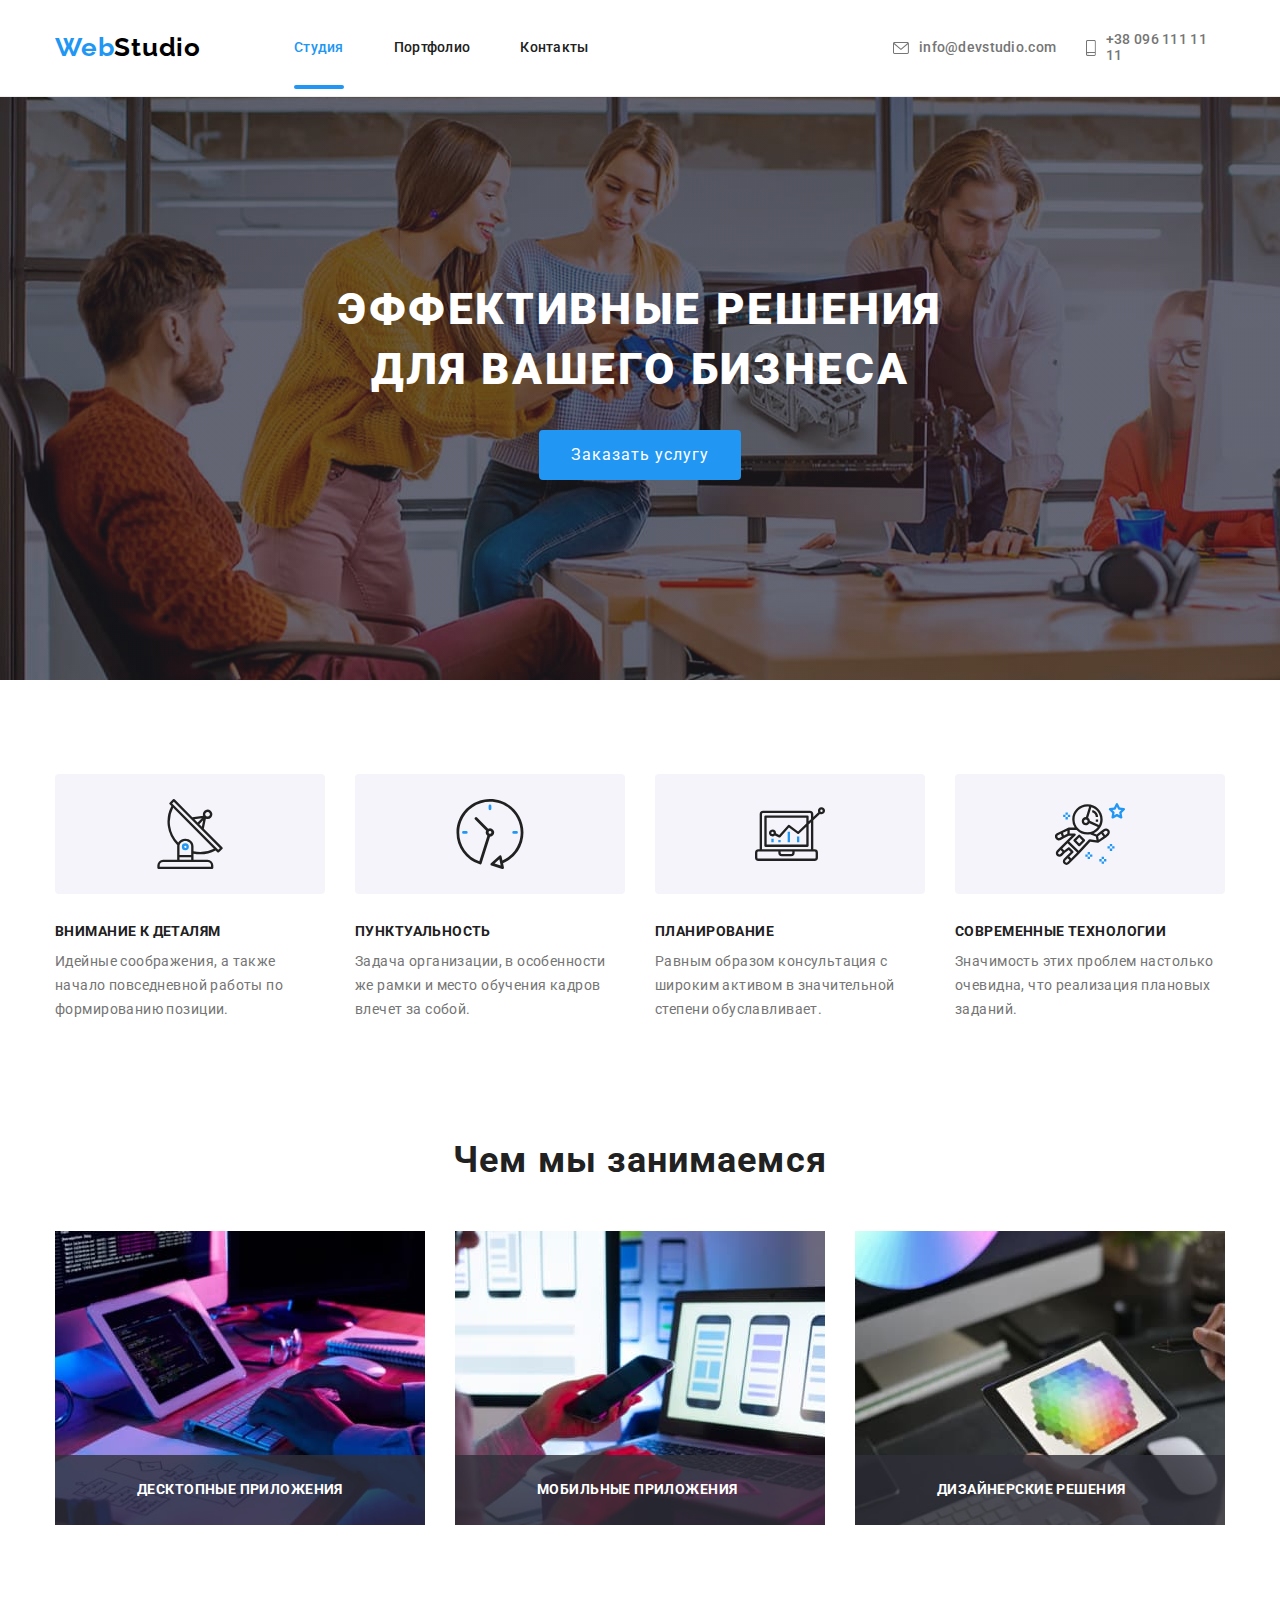
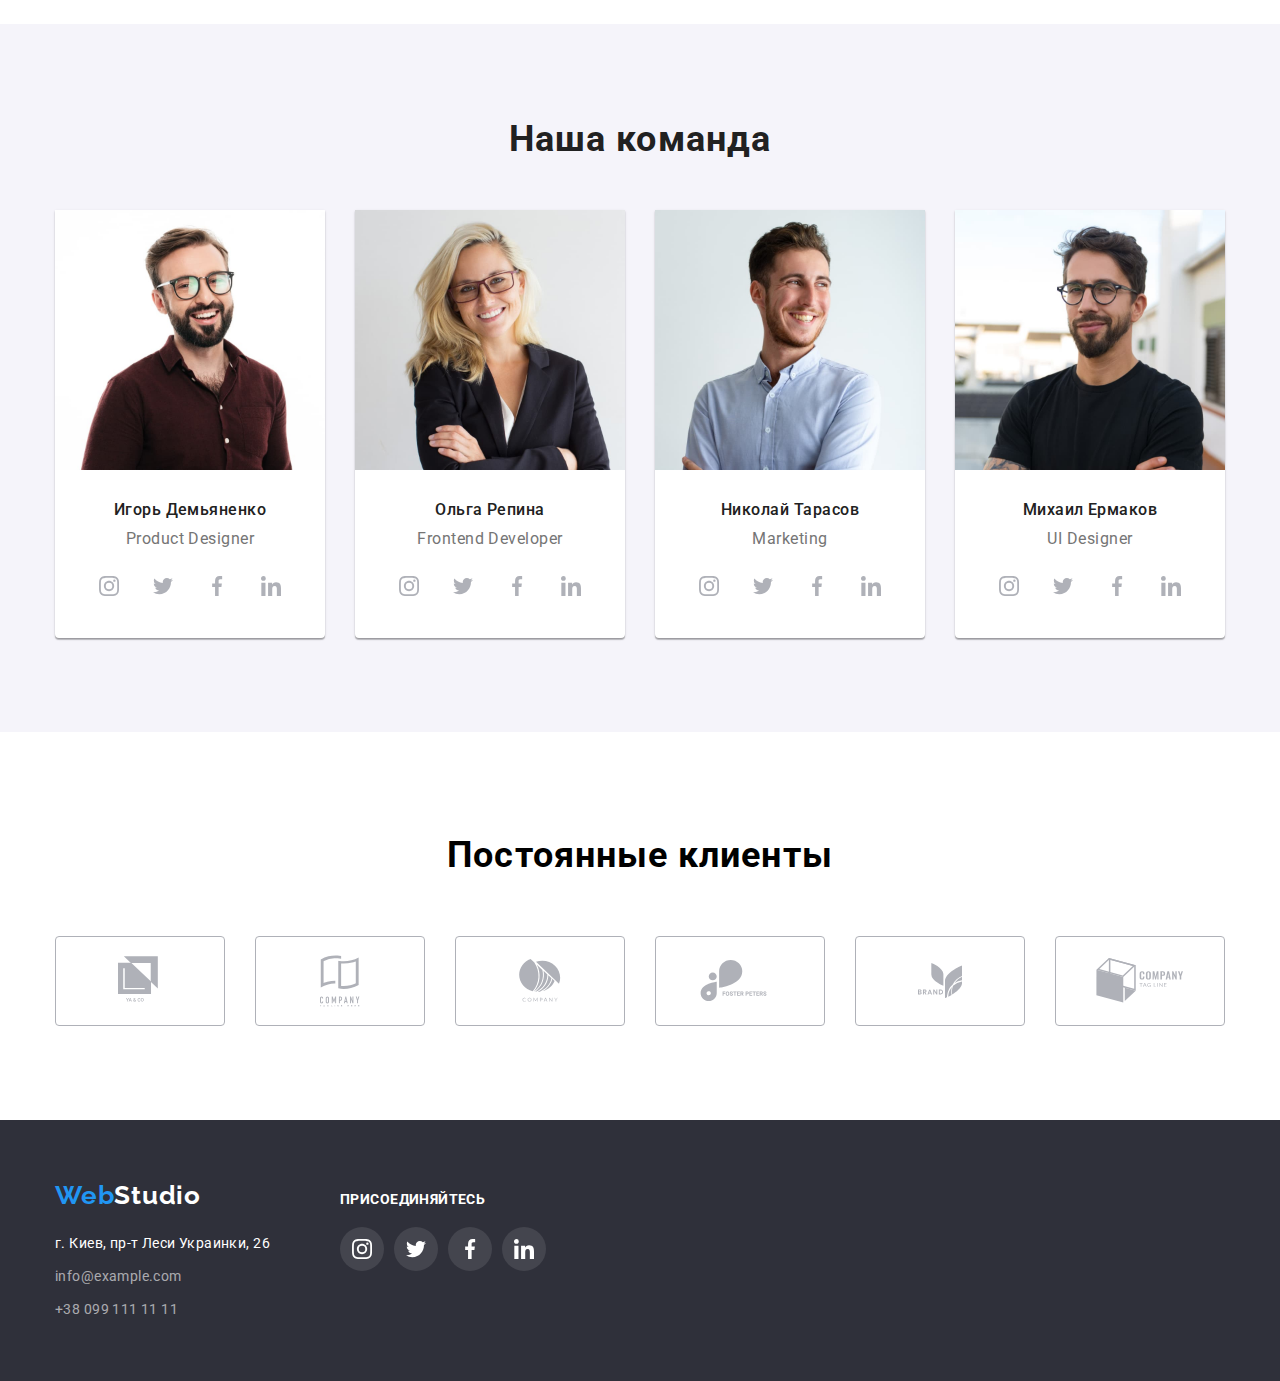
<file: index.html>
<!DOCTYPE html>
<html lang="en">
<head>
    <meta charset="UTF-8">
    <meta name="viewport" content="width=device-width, initial-scale=1.0">
    <title>WebStudio</title>
    <link rel="stylesheet" href="./css/normalize.css">
    <link rel="preconnect" href="https://fonts.gstatic.com">
    <link href="https://fonts.googleapis.com/css2?family=Raleway:wght@700&family=Roboto:wght@400;500;700;900&display=swap" rel="stylesheet">
    <link rel="stylesheet" href="./css/common.css">
    <link rel="stylesheet" href="./css/variables.css">
    <link rel="stylesheet" href="./css/main.css">
</head>
<body>
    <!-- Шапка сайта -->
    <header class="header">
        <div class="container">
            <nav class="nav">
                <a href="./index.html" class="nav-logo"><span class="colortext">Web</span>Studio</a>
                <ul class="nav-links">
                    <li><a href="./index.html" class="nav-link current">Студия</a></li>
                    <li><a href="./portfolio.html" class="nav-link">Портфолио</a></li>
                    <li><a href="" class="nav-link">Контакты</a></li>
                </ul>
                <ul class="nav-contact">
                    <li class="list-contact"><a href="mailto:info@devstudio.com" class="nav-link"><svg class="contact-svg" width="16" height="12"><use href="./images/icons.svg#email"></use></svg>info@devstudio.com</a></li>
                    <li class="list-contact"><a href="tel:+380961111111" class="nav-link"><svg class="contact-svg" width="10" height="16"><use href="./images/icons.svg#phone"></use>
                    </svg>+38 096 111 11 11</a></li>
                </ul>
            </nav>
        </div>
    </header>
    <main>
        <!-- Герой -->
        <section class="hero-studio">
            <div class="hero container">
                <h1 class="title-hero">Эффективные решения <br> для вашего бизнеса</h1>
                <button class="hero-button" type="button" data-modal-open>Заказать услугу</button>
            </div>
        </section> 
        <!-- Особенности -->
        <section class="features">
            <div class="container">
                <h2 class="visually-hidden"></h2>
                <ul class="list-features">
                    <li class="features-card">
                        <div class="features-thumb">
                            <svg class="features-svg" width="70" height="70">
                                <use href="./images/icons.svg#antenna"></use>
                            </svg>
                        </div>
                        <h3 class="features-title">Внимание к деталям</h3>
                        <p class="features-text">
                        <pre class="features-pre">
Идейные соображения, а также 
начало повседневной работы по
формированию позиции.
                        </pre></p>
                    </li>
                    <li class="features-card">
                        <div class="features-thumb">
                            <svg class="features-svg" width="70" height="70">
                                <use href="./images/icons.svg#clock"></use>
                            </svg>
                        </div>
                        <h3 class="features-title">Пунктуальность</h3>
                        <p class="features-text">
                        <pre class="features-pre">
Задача организации, в особенности
же рамки и место обучения кадров
влечет за собой.
                        </pre></p>
                    </li>
                    <li class="features-card">
                        <div class="features-thumb">
                            <svg class="features-svg" width="70" height="70">
                                <use href="./images/icons.svg#diagram"></use>
                            </svg>
                        </div>
                        <h3 class="features-title">Планирование</h3>
                        <p class="features-text">
                        <pre class="features-pre">
Равным образом консультация с
широким активом в значительной
степени обуславливает.
                        </pre></p>
                    </li>
                    <li class="features-card">
                        <div class="features-thumb">
                            <svg class="features-svg" width="70" height="70">
                                <use href="./images/icons.svg#astronaut"></use>
                            </svg>
                        </div>
                        <h3 class="features-title">Современные технологии</h3>
                        <p class="features-text">
                        <pre class="features-pre">
Значимость этих проблем настолько
очевидна, что реализация плановых
заданий.
                        </pre></p>
                    </li>
                </ul>
            </div>
        </section>
        <!-- Чем занимаемся -->
        <section class="passion">
            <div class="container">
                <h2 class="passion-title">Чем мы занимаемся</h2>
            <ul class="passion-list">
                <li class="passion-item">
                    <div class="passion-picture">
                        <img src="images/picture1.jpg" alt="Десктопные приложения">
                        <div class="passion-text">
                            <p>Десктопные приложения</p>
                        </div>
                   </div>
                </li>


                <li class="passion-item">
                    <div class="passion-picture">
                        <img src="images/picture2.jpg" alt="Мобильные приложения">
                        <div class="passion-text">
                            <p>Мобильные приложения</p>
                        </div>
                   </div>
                </li>
                <li class="passion-item">
                    <div class="passion-picture">
                        <img src="images/picture3.jpg" alt="Дизайнерские решения">
                        <div class="passion-text">
                            <p>Дизайнерские решения</p>
                        </div>
                   </div>
                </li>
            </ul>
            </div>
        </section>
        <!-- Команда -->
        <section class="team">
            <div class="container">
                <h2 class="team-title">Наша команда</h2>
            <ul class="team-list">
                <li class="worker-card">
                    <div class="worker-thumb">
                        <img src="images/photo1.jpg" alt="Фото учасника команды">
                    </div>
                    <div class="worker-content">
                        <h3 class="worker-name">Игорь Демьяненко</h3>
                        <p class="worker-position">Product Designer</p>
                        <ul class="team-link">
                            <li class="team-link-menu">
                                <a class="team-link-item" href="">
                                    <svg class="team-link-svg" width="20" height="20">
                                        <use href="./images/icons.svg#instagram">
                                        </use>
                                    </svg>
                                </a>
                            </li>
                            <li class="team-link-menu">
                                <a class="team-link-item" href="">
                                    <svg class="team-link-svg" width="20" height="20">
                                        <use href="./images/icons.svg#twitter">
                                        </use>
                                    </svg>
                                </a>
                            </li>
                            <li class="team-link-menu">
                                <a class="team-link-item" href="">
                                    <svg class="team-link-svg" width="20" height="20">
                                        <use href="./images/icons.svg#facebook">
                                        </use>
                                    </svg>
                                </a>
                            </li>
                            <li class="team-link-menu">
                                <a class="team-link-item" href="">
                                    <svg class="team-link-svg" width="20" height="20">
                                        <use href="./images/icons.svg#linkedin">
                                        </use>
                                    </svg>
                                </a>
                            </li>
                        </ul>
                    </div>
                </li>
                <li class="worker-card">
                    <div class="worker-thumb">
                        <img src="images/photo2.jpg" alt="Фото учасника команды">
                    </div>
                    <div class="worker-content">
                        <h3 class="worker-name">Ольга Репина</h3>
                        <p class="worker-position">Frontend Developer</p>
                        <ul class="team-link">
                            <li class="team-link-menu">
                                <a class="team-link-item" href="">
                                    <svg class="team-link-svg" width="20" height="20">
                                        <use href="./images/icons.svg#instagram">
                                        </use>
                                    </svg>
                                </a>
                            </li>
                            <li class="team-link-menu">
                                <a class="team-link-item" href="">
                                    <svg class="team-link-svg" width="20" height="20">
                                        <use href="./images/icons.svg#twitter">
                                        </use>
                                    </svg>
                                </a>
                            </li>
                            <li class="team-link-menu">
                                <a class="team-link-item" href="">
                                    <svg class="team-link-svg" width="20" height="20">
                                        <use href="./images/icons.svg#facebook">
                                        </use>
                                    </svg>
                                </a>
                            </li>
                            <li class="team-link-menu">
                                <a class="team-link-item" href="">
                                    <svg class="team-link-svg" width="20" height="20">
                                        <use href="./images/icons.svg#linkedin">
                                        </use>
                                    </svg>
                                </a>
                            </li>
                        </ul>
                    </div>
                </li>
                <li class="worker-card">
                    <div class="worker-thumb">
                        <img src="images/photo3.jpg" alt="Фото учасника команды">
                    </div>
                    <div class="worker-content">
                        <h3 class="worker-name">Николай Тарасов</h3>
                        <p class="worker-position">Marketing</p>
                        <ul class="team-link">
                            <li class="team-link-menu">
                                <a class="team-link-item" href="">
                                    <svg class="team-link-svg" width="20" height="20">
                                        <use href="./images/icons.svg#instagram">
                                        </use>
                                    </svg>
                                </a>
                            </li>
                            <li class="team-link-menu">
                                <a class="team-link-item" href="">
                                    <svg class="team-link-svg" width="20" height="20">
                                        <use href="./images/icons.svg#twitter">
                                        </use>
                                    </svg>
                                </a>
                            </li>
                            <li class="team-link-menu">
                                <a class="team-link-item" href="">
                                    <svg class="team-link-svg" width="20" height="20">
                                        <use href="./images/icons.svg#facebook">
                                        </use>
                                    </svg>
                                </a>
                            </li>
                            <li class="team-link-menu">
                                <a class="team-link-item" href="">
                                    <svg class="team-link-svg" width="20" height="20">
                                        <use href="./images/icons.svg#linkedin">
                                        </use>
                                    </svg>
                                </a>
                            </li>
                        </ul>
                    </div>                
                </li>
                <li class="worker-card">
                    <div class="worker-thumb">
                        <img src="images/photo4.jpg" alt="Фото учасника команды">
                    </div>
                    <div class="worker-content">
                        <h3 class="worker-name">Михаил Ермаков</h3>
                        <p class="worker-position">UI Designer</p>
                        <ul class="team-link">
                            <li class="team-link-menu">
                                <a class="team-link-item" href="">
                                    <svg class="team-link-svg" width="20" height="20">
                                        <use href="./images/icons.svg#instagram">
                                        </use>
                                    </svg>
                                </a>
                            </li>
                            <li class="team-link-menu">
                                <a class="team-link-item" href="">
                                    <svg class="team-link-svg" width="20" height="20">
                                        <use href="./images/icons.svg#twitter">
                                        </use>
                                    </svg>
                                </a>
                            </li>
                            <li class="team-link-menu">
                                <a class="team-link-item" href="">
                                    <svg class="team-link-svg" width="20" height="20">
                                        <use href="./images/icons.svg#facebook">
                                        </use>
                                    </svg>
                                </a>
                            </li>
                            <li class="team-link-menu">
                                <a class="team-link-item" href="">
                                    <svg class="team-link-svg" width="20" height="20">
                                        <use href="./images/icons.svg#linkedin">
                                        </use>
                                    </svg>
                                </a>
                            </li>
                        </ul>
                    </div>
                </li>
            </ul>
            </div>
        </section>
        <section class="clients-main">
            <div class="clients container">
                <h2 class="title-clients">Постоянные клиенты</h2>
            <ul class="clients-name">
                <li class="clients-item">
                    <a class="clients-link" href="">
                        <svg class="clients-logo" width="44" height="49">
                            <use href="./images/icons.svg#logo1"></use>
                        </svg>
                    </a>
                </li>
                <li class="clients-item">
                    <a class="clients-link" href="">
                        <svg class="clients-logo" width="40" height="52">
                            <use href="./images/icons.svg#logo2"></use>
                        </svg>
                    </a>
                </li>
                <li class="clients-item">
                    <a class="clients-link" href="">
                        <svg class="clients-logo" width="42" height="43">
                            <use href="./images/icons.svg#logo3"></use>
                        </svg>
                    </a>
                </li>
                <li class="clients-item">
                    <a class="clients-link" href="">
                        <svg class="clients-logo" width="80" height="42">
                            <use href="./images/icons.svg#logo4"></use>
                        </svg>
                    </a>
                </li>
                <li class="clients-item">
                    <a class="clients-link" href="">
                        <svg class="clients-logo" width="44" height="49">
                            <use href="./images/icons.svg#logo5"></use>
                        </svg>
                    </a>
                </li>
                <li class="clients-item">
                    <a class="clients-link" href="">
                        <svg class="clients-logo" width="88" height="45">
                            <use href="./images/icons.svg#logo6"></use>
                        </svg>
                    </a>
                </li>
            </ul>
             </div>
        </section>
    </main>
    <!-- Футер -->
    <footer class="footer-main">
        <div class="footer container">
            <div class="footer-first">
                <address class="address">
                    <a href="./index.html" class="address-logo"><span class="colortext">Web</span><span class="colorstudio">Studio</span></a>
                    <p class="address-text">г. Киев, пр-т Леси Украинки, 26</p> 
                    <p class="contacts"><a href="mailto:info@example.com" class="address-contact mail">info@example.com</a></p>
                    <p class="contacts"><a href="tel:+380991111111" class="address-contact telephone">+38 099 111 11 11</a></p>
                </address>
            </div>
       

            <div class="footer-second">
                <h3 class="footer-second-title">присоединяйтесь</h3>
                <ul class="footer-second-name">
                    <li class="footer-second-menu">
                        <a class="footer-second-item" href="#">
                            <svg class="footer-second-svg">
                                <use href="./images/icons.svg#instagram">
                                </use>
                            </svg>
                        </a>
                    </li>
                    <li class="footer-second-menu">
                        <a class="footer-second-item" href="#">
                            <svg class="footer-second-svg">
                                <use href="./images/icons.svg#twitter">
                                </use>
                            </svg>
                        </a>
                    </li>
                    <li class="footer-second-menu">
                        <a class="footer-second-item" href="#">
                            <svg class="footer-second-svg">
                                <use href="./images/icons.svg#facebook">
                                </use>
                            </svg>
                        </a>
                    </li>
                    <li class="footer-second-menu">
                        <a class="footer-second-item" href="#">
                            <svg class="footer-second-svg">
                                <use href="./images/icons.svg#linkedin">
                                </use>
                            </svg>
                        </a>
                    </li>
                </ul>
            </div>
        </div> 
    </footer>

    <div class="backdrop is-hidden" data-modal>
        <div class="hero-modal">
            <button class="hero-close" type="button" data-modal-close>
            <svg width="18" height="18">
                <use href="./images/icons.svg#close"></use>
            </svg>
            </button>
            <!-- <p>Lorem ipsum dolor sit amet, consectetur adipisicing elit. Maiores alias et esse non id impedit. Debitis impedit pariatur, amet, nihil possimus reprehenderit vero reiciendis deserunt ipsam itaque quia consectetur nobis quam qui dignissimos nulla veniam magni dicta nemo ex minima deleniti cumque esse? Praesentium doloribus facilis ipsam nisi inventore fugiat.</p> -->
        </div>
    </div>
    <!-- <script>
        const { height: pageHeaderHeight } = document
        .querySelector(".header")
        .getBoundingClientRect();
        
        document.body.style.paddingTop = '${pageHeaderHeight}px';
    </script> -->
    <script src="./js/modal.js"></script>
</body>
</html>
</file>
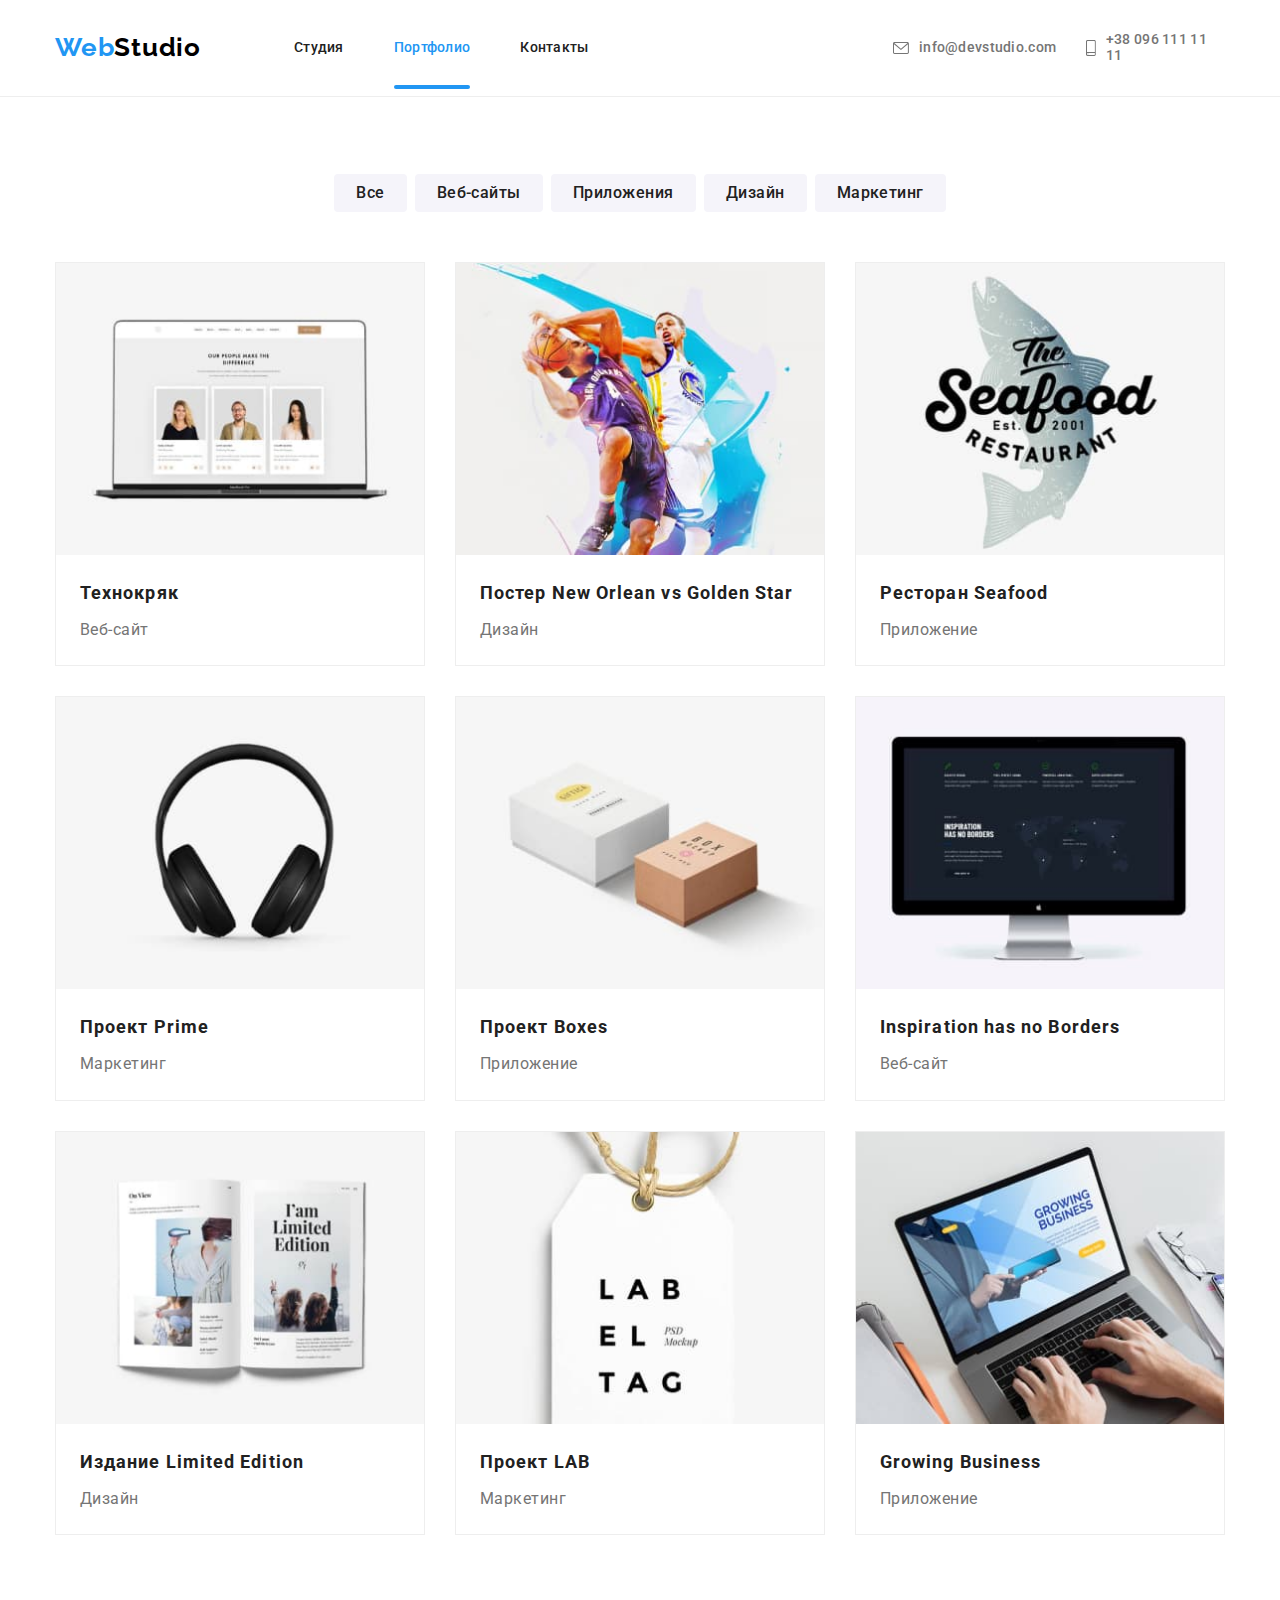
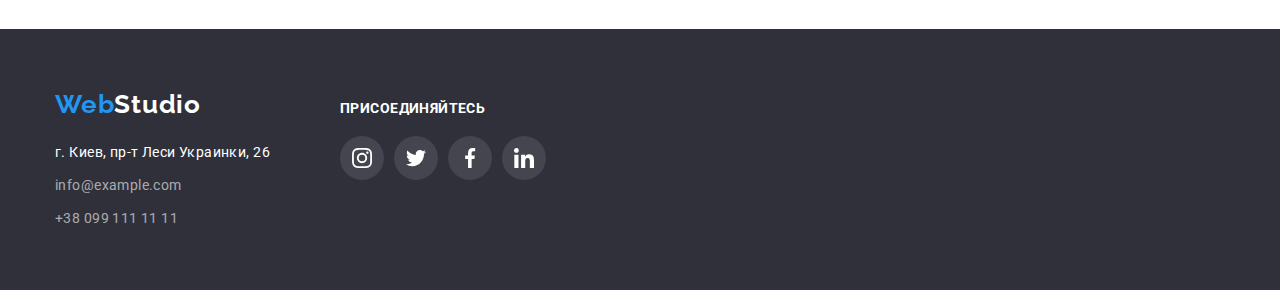
<file: portfolio.html>
<!DOCTYPE html>
<html lang="en">
<head>
    <meta charset="UTF-8">
    <meta name="viewport" content="width=device-width, initial-scale=1.0">
    <title>Portfolio</title>
    <link rel="stylesheet" href="./css/normalize.css">
    <link rel="preconnect" href="https://fonts.gstatic.com">
    <link href="https://fonts.googleapis.com/css2?family=Raleway:wght@700&family=Roboto:wght@400;500;700;900&display=swap" rel="stylesheet">
    <link rel="stylesheet" href="./css/common.css">
    <link rel="stylesheet" href="./css/variables.css">
    <link rel="stylesheet" href="./css/portfolio.css">
</head>
<body>
    <!-- Шапка сайта -->
    <header class="header">
        <div class="container">
            <nav class="nav">
                <a href="./index.html" class="nav-logo"><span class="colortext">Web</span>Studio</a>
                <ul class="nav-links">
                    <li><a href="./index.html" class="nav-link">Студия</a></li>
                    <li><a href="./portfolio.html" class="nav-link current">Портфолио</a></li>
                    <li><a href="" class="nav-link">Контакты</a></li>
                </ul>
                <ul class="nav-contact">
                    <li class="list-contact"><a href="mailto:info@devstudio.com" class="nav-link"><svg class="contact-svg" width="16" height="12"><use href="./images/icons.svg#email"></use></svg>info@devstudio.com</a></li>
                    <li class="list-contact"><a href="tel:+380961111111" class="nav-link"><svg class="contact-svg" width="10" height="16"><use href="./images/icons.svg#phone"></use>
                    </svg>+38 096 111 11 11</a></li>
                </ul>
            </nav>
        </div>
    </header>
    
    <!-- Основной контент -->
    <main>
        <section class="menu">
            <div class="container">
                <h1 class="visually-hidden">portfolio</h1>
            <ul class="menu-filter">
                <li><a href="" class="filter">Все</a></li>
                <li><a href="" class="filter">Веб-сайты</a></li>
                <li><a href="" class="filter">Приложения</a></li>
                <li><a href="" class="filter">Дизайн</a></li>
                <li><a href="" class="filter">Маркетинг</a></li>
             </ul>

             <ul class="poster">
                <li class="poster-list">
                    <a href="">
                        <div class="poster-thumb">
                            <div class="poster-picture">
                                <img src="images/port1.jpg" alt="Технокряк">
                                <div class="poster-text">
                                    <p class="text-overlay">Технокряк это современная площадка распространения коронавируса. Компании используют эту платформу для цифрового шпионажа и атак на защищённые сервера конкурентов.</p>
                                </div>
                            </div>
                            <div class="poster-pack">
                                <h3 class="poster-name">Технокряк</h3>
                                <p class="poster-type">Веб-сайт</p>
                            </div>
                        </div>
                    </a>
                </li>
                <li class="poster-list">
                    <a href="">
                        <div class="poster-thumb">
                            <div class="poster-picture">
                                <img src="images/port2.jpg" alt="Постер New Orlean vs Golden Star">
                                <div class="poster-text">
                                    <p class="text-overlay">Технокряк это современная площадка распространения коронавируса. Компании используют эту платформу для цифрового шпионажа и атак на защищённые сервера конкурентов.</p>
                                </div>
                            </div>
                            <div class="poster-pack">
                                <h3 class="poster-name">Постер New Orlean vs Golden Star</h3>
                                <p class="poster-type">Дизайн</p>
                            </div>
                        </div>
                    </a>
                </li>
                <li class="poster-list">
                    <a href="">
                        <div class="poster-thumb">
                            <div class="poster-picture">
                                <img src="images/port3.jpg" alt="Ресторан Seafood">
                                <div class="poster-text">
                                    <p class="text-overlay">Технокряк это современная площадка распространения коронавируса. Компании используют эту платформу для цифрового шпионажа и атак на защищённые сервера конкурентов.</p>
                                </div>
                            </div>
                            <div class="poster-pack">
                                <h3 class="poster-name">Ресторан Seafood</h3>
                                <p class="poster-type">Приложение</p>
                            </div>
                        </div>
                    </a>
                </li>
                <li class="poster-list">
                    <a href="">
                        <div class="poster-thumb">
                            <div class="poster-picture">
                                <img src="images/port4.jpg" alt="Проект Primed">
                                <div class="poster-text">
                                    <p class="text-overlay">Технокряк это современная площадка распространения коронавируса. Компании используют эту платформу для цифрового шпионажа и атак на защищённые сервера конкурентов.</p>
                                </div>
                            </div>
                            <div class="poster-pack">
                                <h3 class="poster-name">Проект Prime</h3>
                                <p class="poster-type">Маркетинг</p>
                            </div>
                        </div>
                    </a>
                </li>
                <li class="poster-list">
                    <a href="">
                        <div class="poster-thumb">
                            <div class="poster-picture">
                                <img src="images/port5.jpg" alt="Проект Boxes">
                                <div class="poster-text">
                                    <p class="text-overlay">Технокряк это современная площадка распространения коронавируса. Компании используют эту платформу для цифрового шпионажа и атак на защищённые сервера конкурентов.</p>
                                </div>
                            </div>
                            <div class="poster-pack">
                                <h3 class="poster-name">Проект Boxes</h3>
                                <p class="poster-type">Приложение</p>
                            </div>
                        </div>
                    </a>
                </li>
                <li class="poster-list">
                    <a href="">
                        <div class="poster-thumb">
                            <div class="poster-picture">
                                <img src="images/port6.jpg" alt="Inspiration has no Borders">
                            <div class="poster-text">
                                <p class="text-overlay">Технокряк это современная площадка распространения коронавируса. Компании используют эту платформу для цифрового шпионажа и атак на защищённые сервера конкурентов.</p>
                            </div>
                        </div>
                            <div class="poster-pack">
                                <h3 class="poster-name">Inspiration has no Borders</h3>
                                <p class="poster-type">Веб-сайт</p>
                            </div>
                        </div>
                    </a>
                </li>
                <li class="poster-list">
                    <a href="">
                        <div class="poster-thumb">
                            <div class="poster-picture">
                                <img src="images/port7.jpg" alt="Издание Limited Edition">
                                <div class="poster-text">
                                    <p class="text-overlay">Технокряк это современная площадка распространения коронавируса. Компании используют эту платформу для цифрового шпионажа и атак на защищённые сервера конкурентов.</p>
                                </div>
                            </div>
                            <div class="poster-pack">
                                <h3 class="poster-name">Издание Limited Edition</h3>
                                <p class="poster-type">Дизайн</p>
                            </div>
                        </div>
                    </a>
                </li>
                <li class="poster-list">
                    <a href="">
                        <div class="poster-thumb">
                            <div class="poster-picture">
                                <img src="images/port8.jpg" alt="Проект LAB">
                            <div class="poster-text">
                                <p class="text-overlay">Технокряк это современная площадка распространения коронавируса. Компании используют эту платформу для цифрового шпионажа и атак на защищённые сервера конкурентов.</p>
                            </div>
                        </div>
                            <div class="poster-pack">
                                <h3 class="poster-name">Проект LAB</h3>
                                <p class="poster-type">Маркетинг</p>
                            </div>
                        </div>
                    </a>
                </li>
                <li class="poster-list">
                    <a href="">
                        <div class="poster-thumb">
                            <div class="poster-picture">
                                <img src="images/port9.jpg" alt="Growing Business">
                                <div class="poster-text">
                                    <p class="text-overlay">Технокряк это современная площадка распространения коронавируса. Компании используют эту платформу для цифрового шпионажа и атак на защищённые сервера конкурентов.</p>
                                </div>
                            </div>
                            <div class="poster-pack">
                                <h3 class="poster-name">Growing Business</h3>
                                <p class="poster-type">Приложение</p>
                            </div>
                        </div>
                    </a>
                </li>
                
            </ul>
                
            </div>
        </section>
    </main>

    <!-- Футер -->
    <footer class="footer-main">
        <div class="footer container">
            <div class="footer-first">
                <address class="address">
                    <a href="./index.html" class="address-logo"><span class="colortext">Web</span><span class="colorstudio">Studio</span></a>
                    <p class="address-text">г. Киев, пр-т Леси Украинки, 26</p> 
                    <p class="contacts"><a href="mailto:info@example.com" class="address-contact mail">info@example.com</a></p>
                    <p class="contacts"><a href="tel:+380991111111" class="address-contact telephone">+38 099 111 11 11</a></p>
                </address>
            </div>
       

            <div class="footer-second">
                <h3 class="footer-second-title">присоединяйтесь</h3>
                <ul class="footer-second-name">
                    <li class="footer-second-menu">
                        <a class="footer-second-item" href="#">
                            <svg class="footer-second-svg">
                                <use href="./images/icons.svg#instagram">
                                </use>
                            </svg>
                        </a>
                    </li>
                    <li class="footer-second-menu">
                        <a class="footer-second-item" href="#">
                            <svg class="footer-second-svg">
                                <use href="./images/icons.svg#twitter">
                                </use>
                            </svg>
                        </a>
                    </li>
                    <li class="footer-second-menu">
                        <a class="footer-second-item" href="#">
                            <svg class="footer-second-svg">
                                <use href="./images/icons.svg#facebook">
                                </use>
                            </svg>
                        </a>
                    </li>
                    <li class="footer-second-menu">
                        <a class="footer-second-item" href="#">
                            <svg class="footer-second-svg">
                                <use href="./images/icons.svg#linkedin">
                                </use>
                            </svg>
                        </a>
                    </li>
                </ul>
            </div>
        </div> 
    </footer>
    </body>
</html>
</file>
<file: css/common.css>
/* Главный шрифт документа */
body {
    font-family: 'Roboto', sans-serif;
    margin: 0;
    padding-top: 80px;
   
}
a {
    text-decoration: none;
  }

ul {
    list-style: none;
}


*, *::before, *::after {
    box-sizing: border-box;
}
a,
p,
ul,
li {
    display: inline-block;
    margin: 0px;
    padding: 0px;
}
pre {
    margin: 0px;
    padding: 0px;
}

img {
    display: block;
    max-width: 100%;
}

.visually-hidden {
    position: absolute;
    width: 1px;
    height: 1px;
    margin: -1px;
    border: 0px;
    padding: 0px;
  
    white-space: nowrap;
    clip-path: inset(100%);
    clip: rect(0 0 0 0);
    overflow: hidden;
  }

/* Container */
.container {
    width: 1200px;
    padding-left: 15px;
    padding-right: 15px;
    margin-left: auto;
    margin-right: auto;
    }

    
/* ===HEADER=== */
.header {
    background-color: var(--white-text);
    box-sizing: content-box;
    position: fixed;
    z-index: 100;
    top: 0;
    left: 0;
    width: 100%;
    min-height: 80px;
    border-bottom: 1px solid;
    border-color: var(--grey-border);
    
}

.nav,
.nav-links,
.nav-contact {
    display: flex;
    justify-content: flex-start;
    align-items: center;
    
}
.nav-logo {
    padding-top: 24px;
    padding-bottom: 24px;
}

.nav-logo {
    font-family: 'Raleway', sans-serif;
    font-style: normal;
    font-weight: bold;
    font-size: 26px;
    line-height: 1.19;
    letter-spacing: 0.03em;
    color: var(--black-text-logo);
}

.nav-logo .colortext {
    color: var(--blue-text)
}
/* Стили шапки */

.nav-links {
    max-width: 294px;
    max-height: 16px;
    margin-left: 93px;

    transition: var(--transition-function);
    }
    

.nav-link.current{
    color: var(--blue-text);
    position: relative;
}


.nav-link.current::after{
    content: '';
    position: absolute;
    display: block;
    width: 100%;
    height: 4px;
    background-color: var(--blue-text);
    border-radius: 2px;
    bottom: -1px;
}


.nav-links > li {
    margin-right: 50px;
}

.nav-link {
    display: block;
    padding-top: 32px;
    padding-bottom: 32px;
    font-family: Roboto;
    font-style: normal;
    font-weight: 500;
    font-size: 14px;
    line-height: 1.14;
    letter-spacing: 0.02em;
    color: var(--black-text);

    transition: var(--transition-function);
}


.icon-mail,
.icon-tell {
    margin-right: 10px;
}

.nav-contact {
    box-sizing: content-box;
    margin-left: 305px;
}

.list-contact {
    display: inline-flex;
    justify-content: center;
    align-items: center;
}

.list-contact .nav-link {
    display: flex;
    align-items: center;
}

.nav-contact > li:first-child {
    margin-right: 30px;
}


.nav-link:hover, .nav-link:focus {
    color: var(--blue-text);
    transition: var(--transition-function);
    
}

.nav-contact .nav-link {
    color: var(--grey-text);
}


.nav-contact .nav-link:hover, .nav-contact .nav-link:focus {
    color: var(--blue-text);
    transition: var(--transition-function);
}

.nav-contact {
    display: inline-flex;
    justify-content: center;
    align-items: center;
 }


.contact-svg{
    fill: var(--accent-text);
    margin-right: 10px;
    fill:  currentColor;
    
}


/* Стили Футера */
.footer-main {
    background-color: var(--black-background);
}

.footer {
    display: flex;
    align-items: baseline;
    padding-top: 60px;
    padding-bottom: 60px;
}


.address {
    display: flex;
    flex-direction: column;
}


.address-logo {
    font-family: 'Raleway', sans-serif;
    font-style: normal;
    font-weight: bold;
    font-size: 26px;
    line-height: 31px;
    letter-spacing: 0.03em;
    color: var(--white-text);
}

.colortext {
    color: var(--blue-text)
}

.address-text {
    margin-top: 20px;
    margin-bottom: 0px;
}

.contacts {
    margin-top: 0px;
    margin-bottom: 0px;
}

.address-text {
    font-style: normal;
    font-weight: normal;
    font-size: 14px;
    line-height: 24px;
    letter-spacing: 0.03em;
    color: var(--white-text);
}
.address-contact {
    font-family: Roboto;
    font-style: normal;
    font-weight: normal;
    font-size: 14px;
    line-height: 24px;
    letter-spacing: 0.03em;
    color: var(--white-text-op60);
}

.address-contact {
    margin-top: 9px;
    margin-bottom: 0px;
}


.footer-first {
    margin-right: 70px;
}

.footer-second-title {
    margin: 0px;
    padding: 0px;
    margin-bottom: 20px;
    font-size: 14px;
    line-height: calc(16 / 14);
    letter-spacing: 0.03em;
    text-transform: uppercase;

    color: var(--white-text);
}

.footer-second-menu:not(:last-child) {
    margin-right: 10px;
  }
  
.footer-second-item {
    display: flex;
    justify-content: center;
    align-items: center;
    
    width: 44px;
    height: 44px;
    color: var(--white-text);
    background: rgba(255, 255, 255, 0.1);
    border-radius: 50%;
    transition: var(--transition-function);
  }
  
.footer-second-item:hover,
.footer-second-item:focus {
    background-color: var(--accent-text);
    border-radius: 50%;
    color: var(--white-text);
    transition: var(--transition-function);
  }
  
.footer-second-svg {
    width: 20px;
    height: 20px;
    fill: currentColor;
  }
  
.footer-second-name,
.footer-second-menu {
    display: flex;
  }
</file>
<file: css/variables.css>
:root {
    --blue-text: rgba(33, 150, 243, 1);
    --blue-background: rgba(33, 150, 243, 1);
    --grey-team-background: rgba(245, 244, 250, 1);
    --black-text-logo: rgba(0, 0, 0, 1);
    --black-text: rgba(33, 33, 33, 1);
    --grey-text: rgba(117, 117, 117, 1);
    --white-text: rgba(255, 255, 255, 1);
    --white-text-op60: rgba(255, 255, 255, 0.6);
    --black-background: rgba(47, 48, 58, 1);
    --black-shadow-op15: rgba(0, 0, 0, 0.15);
    --grey-border: rgba(238, 238, 238, 1);
    --list-gap: 30px;
    --clients-svg-color: #AFB1B8;
    --accent-text: #2196F3;
    --clients-svg-color: rgba(175, 177, 184, 1);
    --transition-function: 250ms cubic-bezier(0.4, 0, 0.2, 1);
    --overlflow-function: rgba(33, 150, 243, 0.9);

}
</file>
<file: css/main.css>
main p {
    display: flex;
} 

main {
    background-color: var(--white-text);
}
/* ===Герой=== */
.hero-studio {
    max-width: 1600px;
    margin: 0 auto;
    background-color: var(--black-background)
    background-position: center;
    background-repeat: no-repeat;
    background-image: linear-gradient(to right,
    rgba(47, 48, 58, 0.4),
    rgba(47, 48, 58, 0.4)), 
    url(../images/hero.jpg);
}


.hero {
    text-align: center;
    padding-top: 200px;
    padding-bottom: 200px;
}

.title-hero {
    color: var(--white-text);
    margin-top: 0px;
    margin-bottom: 30px;
    font-weight: 900;
    font-size: 44px;
    line-height: 1.36;
    letter-spacing: 0.06em;
    text-transform: uppercase;
}

.hero-button {
    border: none;
    font-size: 16px;
    line-height: 1.88;
    letter-spacing: 0.06em;
    cursor: pointer;

    color: var(--white-text);
    background-color: var(--accent-text);

    border-radius: 4px;
    padding: 10px 32px;
    min-width: 200px;
    
}

.backdrop.is-hidden {
    opacity: 0;
    pointer-events: none;
    visibility: hidden;
    transition: var(--transition-function);
    
}

.backdrop {
    position: fixed;
    top: 0;
    left: 0;
    width: 100vw;
    height: 100vh;
    z-index: 101;

    background: rgba(0, 0, 0, 0.2);
    visibility: visible;
    opacity: 1;
    transition: var(--transition-function);
} 


.hero-modal {
    position: absolute;
    top: 50%;
    left: 50%;
  
    width: 528px;
    min-height: 581px;
    padding: 40px;
      
    border-radius: 4px;
    background-color: var(--white-text);
    box-shadow: 
    0px 1px 3px rgba(0, 0, 0, 0.12), 0px 1px 1px rgba(0, 0, 0, 0.14),
    0px 2px 1px rgba(0, 0, 0, 0.2);

    transform: translate(-50%, -50%) scale(1);
    transition: var(--transition-function);
}
  
.is-hidden .hero-modal {
    transform: translate(-50%, -50%) scale(1.25);
    transition: var(--transition-function);
}

.hero-close {
    position: absolute;
    top: 8px;
    right: 8px;

    display: flex;
    align-items: center;
    justify-content: center;
      
    width: 30px;
    height: 30px;
    
    background: var(--white-text);
    border: 1px solid rgba(0, 0, 0, 0.1);
    border-radius: 50%;
    transition: var(--transition-function);
}
      
.hero-close:hover,
.hero-close:focus {
    outline: none;
    background-color: var(--accent-text);
    transition: var(--transition-function);
}
  
  /* ===FEATURES=== */
.features {
    padding-top: 94px;
    padding-bottom: 94px;
 
}

.list-features {
    padding: 0;
    margin: 0;
    display: flex;
    flex-wrap: wrap;
    margin-left: calc(-1 * var(--list-gap));
    margin-top: calc(-1 * var(--list-gap));
}

.features-card {
    flex-basis: calc(100% / 4 - var(--list-gap));
    margin-left: var(--list-gap);
    margin-top: var(--list-gap);
}

.features-thumb {
    display: flex;
    background: #F5F4FA;
    border-radius: 4px;
    justify-content: center;
    align-items: center;
    margin-bottom: 30px;
    width: 270px;
    height: 120px;
}


.features-title {
    margin: 0px;
    padding: 0px;
    font-family: Roboto;
    font-style: normal;
    font-weight: bold;
    font-size: 14px;
    line-height: 1.14;
    letter-spacing: 0.03em;
    text-transform: uppercase;
    color: var(--black-text);
    margin-bottom: 10px;
}

.features-pre {
   
    font-family: Roboto;
    font-style: normal;
    font-weight: normal;
    font-size: 14px;
    line-height: 1.71;
    letter-spacing: 0.03em;
    color: var(--grey-text);
} 


/* ===ЧЕМ ЗАНИМАЕМСЯ=== */
.passion {
    padding-bottom: 94px;
}

.passion-title {
    display: flex;
    justify-content: center;
    margin-top: 0px;
    margin-bottom: 50px;
}


.passion-list {
    padding: 0;
    margin: 0;
    display: flex;
    flex-wrap: wrap;
    margin-left: calc(-1 * var(--list-gap));
    margin-top: calc(-1 * var(--list-gap));
}

.passion-item {
    flex-basis: calc(100% / 3 - var(--list-gap));
    margin-left: var(--list-gap);
    margin-top: var(--list-gap);
}

.passion-text {
    font-family: Roboto;
    font-style: normal;
    font-weight: bold;
    font-size: 14px;
    line-height: 1.14;
    text-align: center;
    letter-spacing: 0.03em;
    text-transform: uppercase;
    color: var(--white-text);
    background: rgba(47, 48, 58, 0.8);
}

.passion-picture {
    position: relative;
    display: inline-block;
}

.passion-text {
    position: absolute;
    content: "";
    bottom: 0;
    width: 100%;
    bottom: 0;
    padding: 27px 82px;
}



/* ===Команда=== */
.team {
    background-color: var(--grey-team-background);
}

.passion-title,
.team-title {
  
    font-style: normal;
    font-weight: bold;
    font-size: 36px;
    line-height: 1.167;
    letter-spacing: 0.03em;
    color: var(--black-text); 
}   


.team-title {
    margin: 0px;
    padding: 0px;
    display: flex;
    justify-content: center;
    margin-bottom: 50px;
}


.team-list {
    padding: 0;
    margin: 0;
    display: flex;
    flex-wrap: wrap;
    margin-left: calc(-1 * var(--list-gap));
    margin-top: calc(-1 * var(--list-gap));
}

.worker-thumb > img {
    display: block;
    max-width: 100%;
    height: auto;
}
.worker-card {
    flex-basis: calc(100% / 4 - var(--list-gap));
    margin-left: var(--list-gap);
    margin-top: var(--list-gap);

}

.worker-card {
    background-color: var(--white-text);
    box-shadow: 0px 1px 3px rgba(0, 0, 0, 0.12), 0px 1px 1px rgba(0, 0, 0, 0.14), 0px 2px 1px rgba(0, 0, 0, 0.2);
    border-radius: 0px 0px 4px 4px;

}

.worker-name,
.worker-position {
    display: flex;
    justify-content: center;
}

.worker-name {
    margin: 0px;
    padding: 0px;
    margin-bottom: 10px;
}


.worker-name {
    font-style: normal;
    font-weight: 500;
    font-size: 16px;
    line-height: 1.188;
    letter-spacing: 0.03em;
    color: var(--black-text);
}

.worker-position {
    margin-bottom: 16px;

}

.worker-content {
    padding: 30px 32px;
}

.worker-position {
    font-style: normal;
    font-weight: normal;
    font-size: 16px;
    line-height: 1.188;
    letter-spacing: 0.03em;
    color: var(--grey-text);
}
.team {
    padding-top: 94px;
    padding-bottom: 94px;
}

.team-link {
    display: flex;
    align-items: center;

}
    
.team-link-menu:not(:last-child) {
    margin-right: 10px;
}
    
.team-link-item {
    display: flex;
    justify-content: center;
    align-items: center;
    
    width: 44px;
    height: 44px;
    color: var(--clients-svg-color);
    transition: var(--transition-function);
}
    
.team-link-item:hover,
.team-link-item:focus {
    background-color: var(--accent-text);
    border-radius: 50%;
    color: var(--white-text);
    transition: var(--transition-function);
}
    
.team-link-svg {
    fill: currentColor;
}


    /* Clients */
.clients-main {
    padding-top: 94px;
    padding-bottom: 94px;

    text-align: center;
}

.title-clients {
    margin: 0px;
    padding: 0px;
    font-size: 36px;
    line-height: 1.666;
    letter-spacing: 0.03em;

    margin-bottom: 50px;
}

.clients-name {
    display: flex;
    flex-wrap: wrap;
    margin-right: -30px;
    margin-top: -30px;
  }
  
  .clients-item {
    margin-right: 30px;
    margin-top: 30px;
  }

  
  .clients-link {
    display: flex;
    justify-content: center;
    align-items: center;
    width: 170px;
    height: 90px;
  
    color: var(--clients-svg-color);
  
    border-radius: 4px;
    border: 1px solid var(--clients-svg-color);
    transition: var(--transition-function);
  }
  
  .clients-logo {
    fill: currentColor;
    
  }
  
  .clients-link:hover,
  .clients-link:focus {
    color:var(--accent-text);
    border: 1px solid var(--accent-text);
    transition: var(--transition-function);
  }
</file>
<file: css/portfolio.css>
main {
    font-family: 'Roboto', sans-serif;
    background-color: var(--white-text);
}

/* ==Меню== */
.menu-filter {
    display: flex;
    justify-content: center;
    padding-top: 0px;
    padding-bottom: 0px;
}

.menu-filter > li:not(:last-child) {
    margin-right: 8px
}


.filter {
    border-radius: 4px;
    padding: 6px 22px;
    
}

.filter {
    background-color: var(--grey-team-background);
    font-style: normal;
    font-weight: 500;
    font-size: 16px;
    line-height: 1.6;
    letter-spacing: 0.03em;
    color: var(--black-text);
    transition: var(--transition-function);
}

.filter:hover, .filter:focus {
    background-color: var(--blue-background);
    color: var(--white-text);
    box-shadow: 
    0px 2px 2px 0px rgba(0, 0, 0, 0.12),
    0px 1px 2px 0px rgba(0, 0, 0, 0.08),
    0px 3px 1px 0px rgba(0, 0, 0, 0.1);
    transition: var(--transition-function);

}

/* ==Постери== */
.menu{
    padding-top: 94px;
    padding-bottom: 94px;
}

.menu-filter {
    margin-bottom: 50px;
}

.poster {
    padding: 0;
    margin: 0;
    display: flex;
    flex-wrap: wrap;
    margin-left: calc(-1 * var(--list-gap));
    margin-top: calc(-1 * var(--list-gap));
    
}

.poster-thumb > img {
    display: block;
    max-width: 100%;
    height: auto;
}

.poster-list {
    max-width: 370px;
    flex-basis: calc(100% / 3 - var(--list-gap));
    margin-left: var(--list-gap);
    margin-top: var(--list-gap);
    border: 1px solid;
    border-color: var(--grey-border);
}

.poster-pack {
    padding: 20px 24px;
}

.poster-name {
    margin: 0px;
    padding: 0px;
    margin-bottom: 4px;
}
.poster-name {
    font-style: normal;
    font-weight: bold;
    font-size: 18px;
    line-height: 2;
    letter-spacing: 0.06em;
    color: var(--black-text);
}

.poster-type {
    font-style: normal;
    font-weight: normal;
    font-size: 16px;
    line-height: 1.88;
    letter-spacing: 0.03em;
    color: var(--grey-text);
}

.poster-picture {
    position: relative;
    overflow: hidden;


    
}
.poster-text {
    font-family: Roboto;
    font-style: normal;
    font-weight: normal;
    font-size: 18px;
    line-height: 1.56;
    letter-spacing: 0.03em;
    background: var(--overlflow-function);
}


.poster-text {
    position: absolute;
    display: inline-block;
    
    content: "";
    width: 100%;
    height: 100%;
    top: 0;
    left: 0;
    padding: 63px 24px;

    opacity: 1;
    transition: var(--transition-function);
    transform: translateY(100%);
    z-index: 1;
}

.text-overlay {
    font-family: Roboto;
    font-style: normal;
    font-weight: normal;
    font-size: 18px;
    line-height: 1.56;
    letter-spacing: 0.03em;
    color: var(--white-text);
    
}

.poster-list:hover .poster-text,
.poster-list:focus .poster-text {
    opacity: 1;
    transform: translateY(0);
    z-index: 2;
    transition: transform var(--transition-function);
    
    
}

.poster-list:hover,
.poster-list:focus {
    transition: transform var(--transition-function);
    box-shadow:
    0px 1px 1px rgba(0, 0, 0, 0.12),
    0px 4px 4px rgba(0, 0, 0, 0.06),
    1px 4px 6px rgba(0, 0, 0, 0.16);
}
</file>
